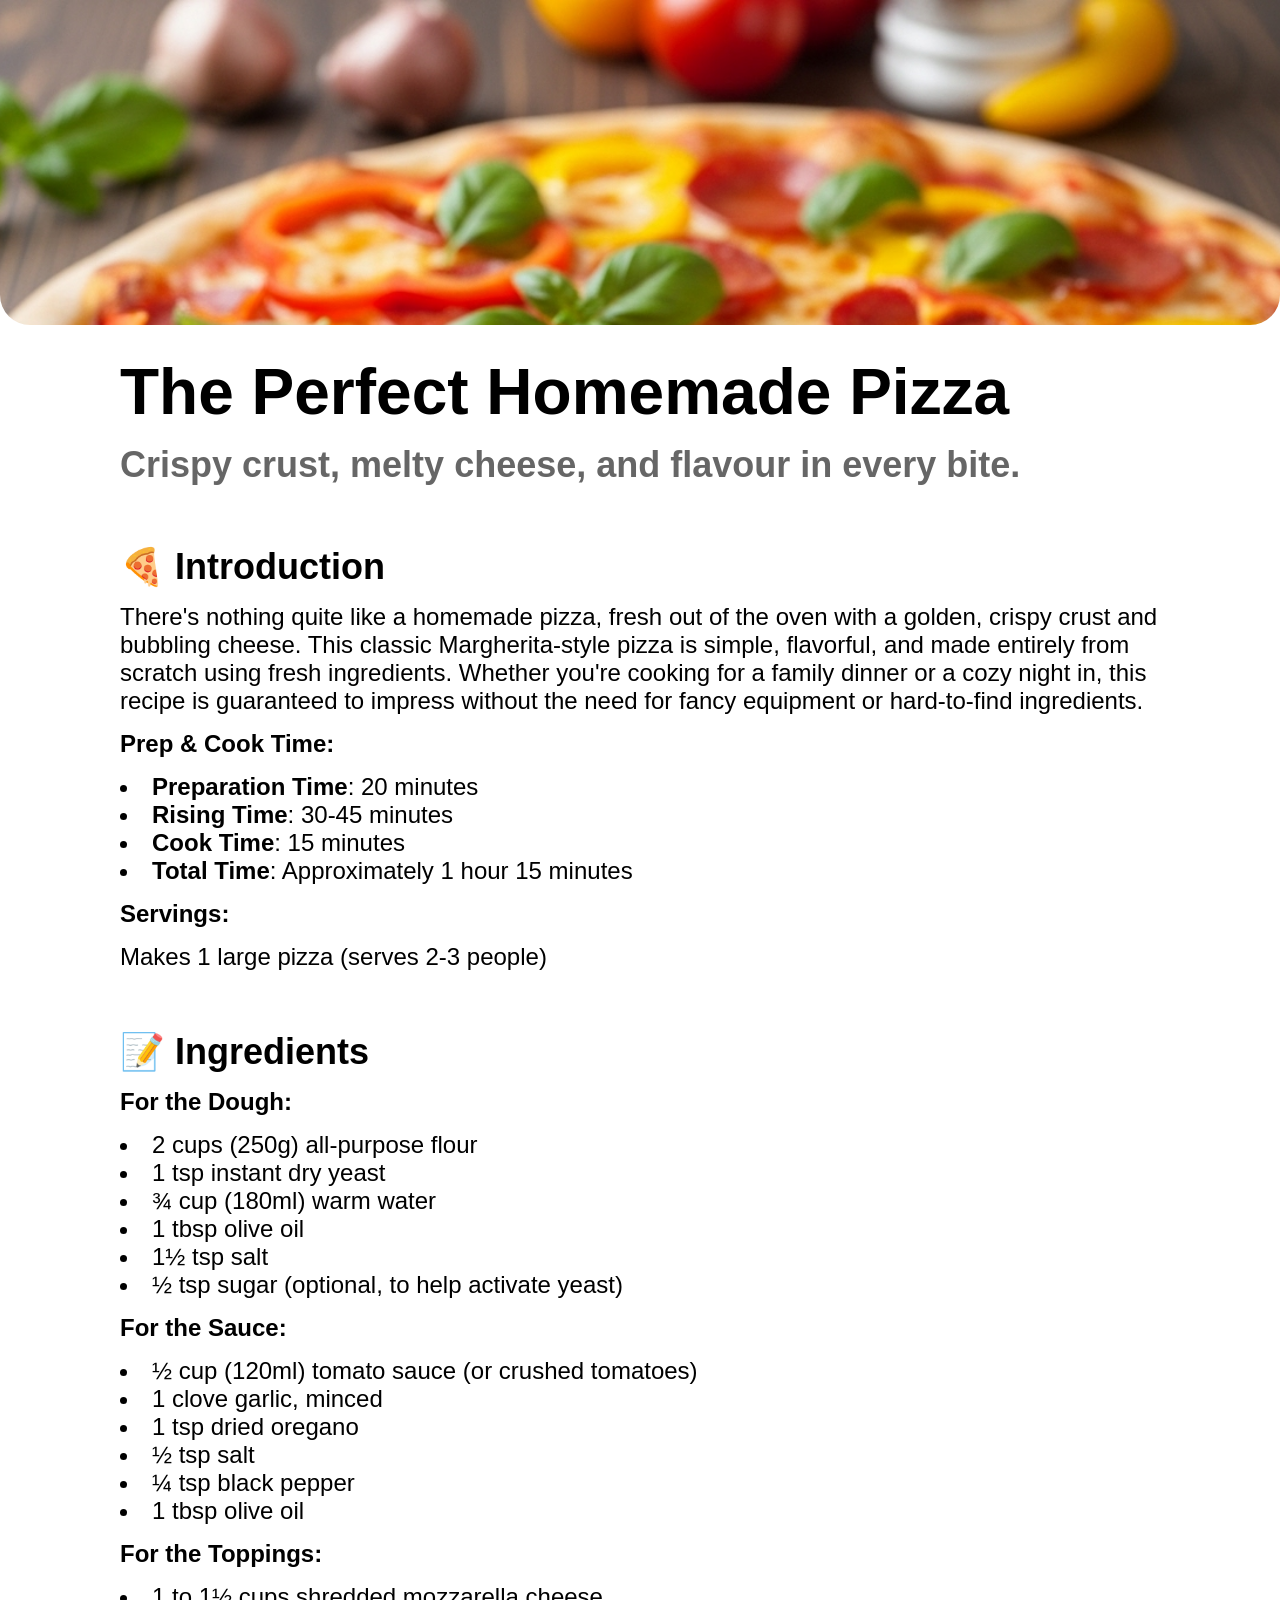
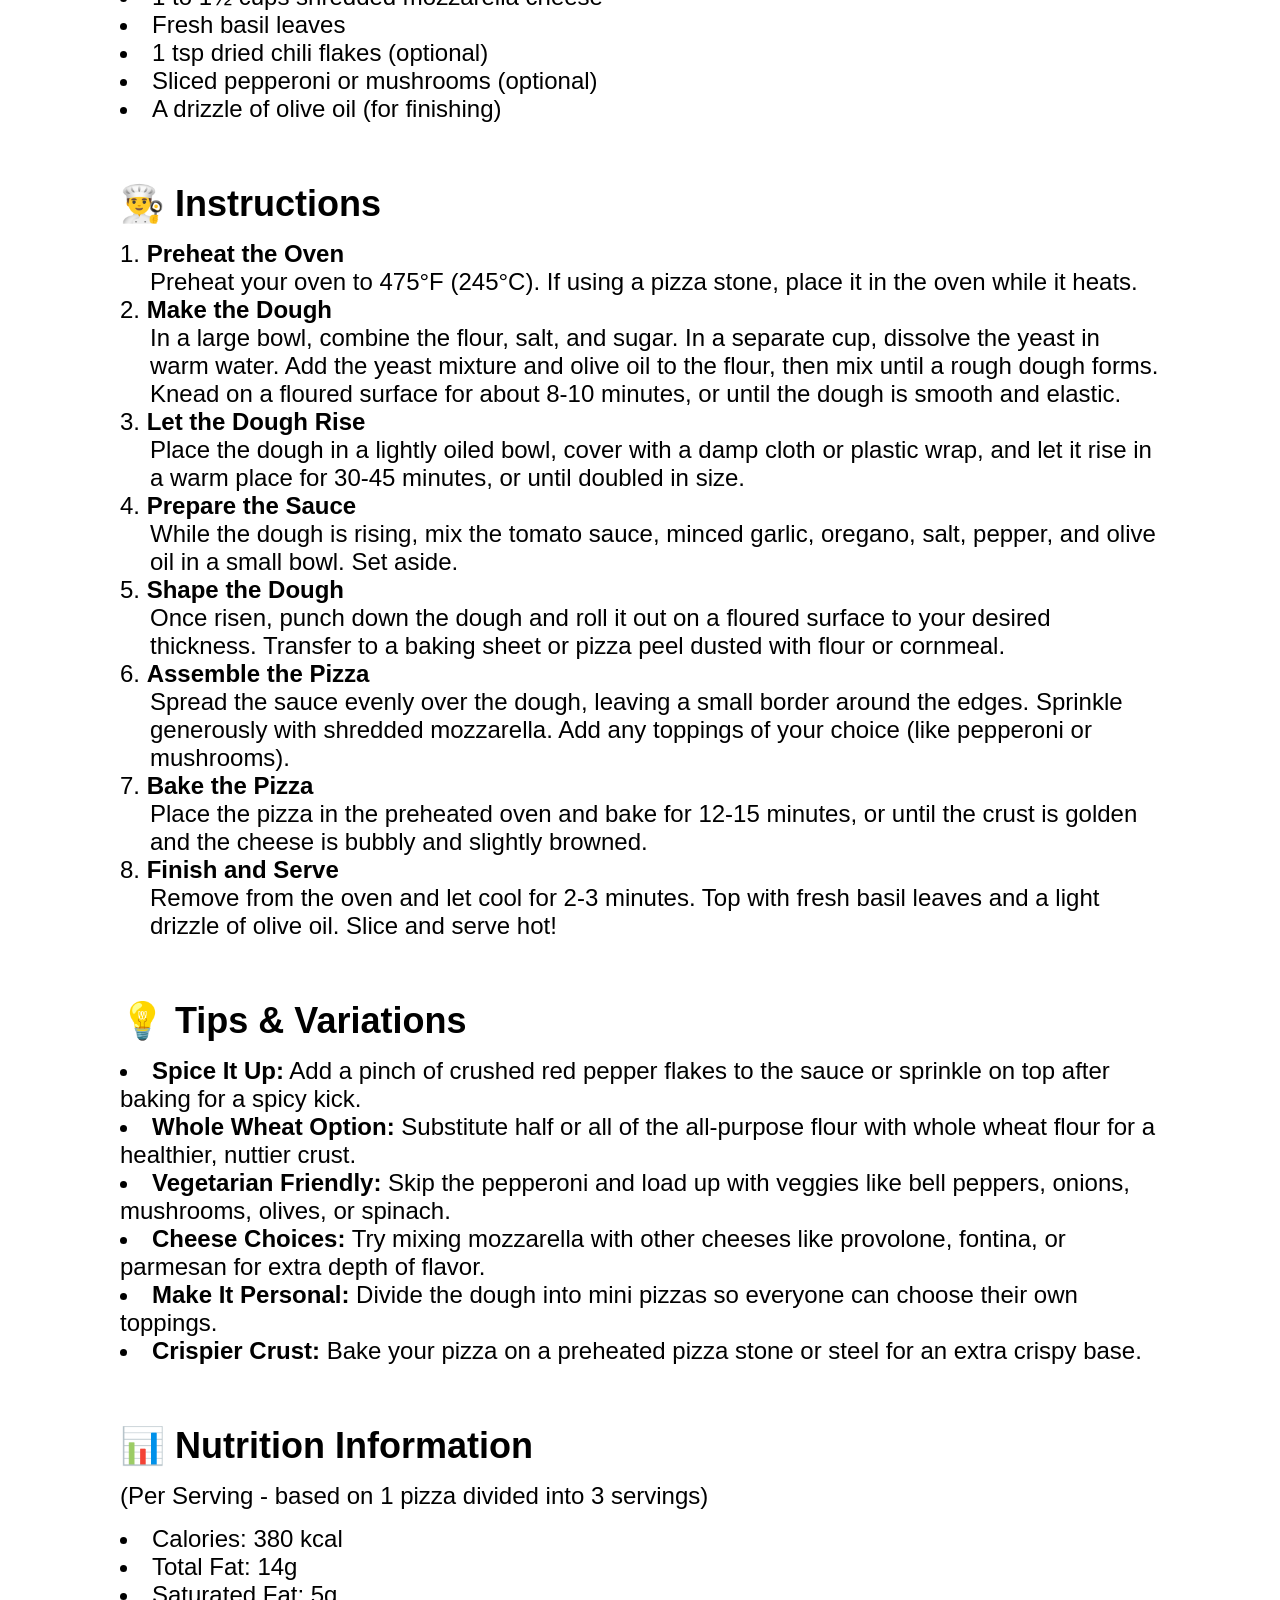
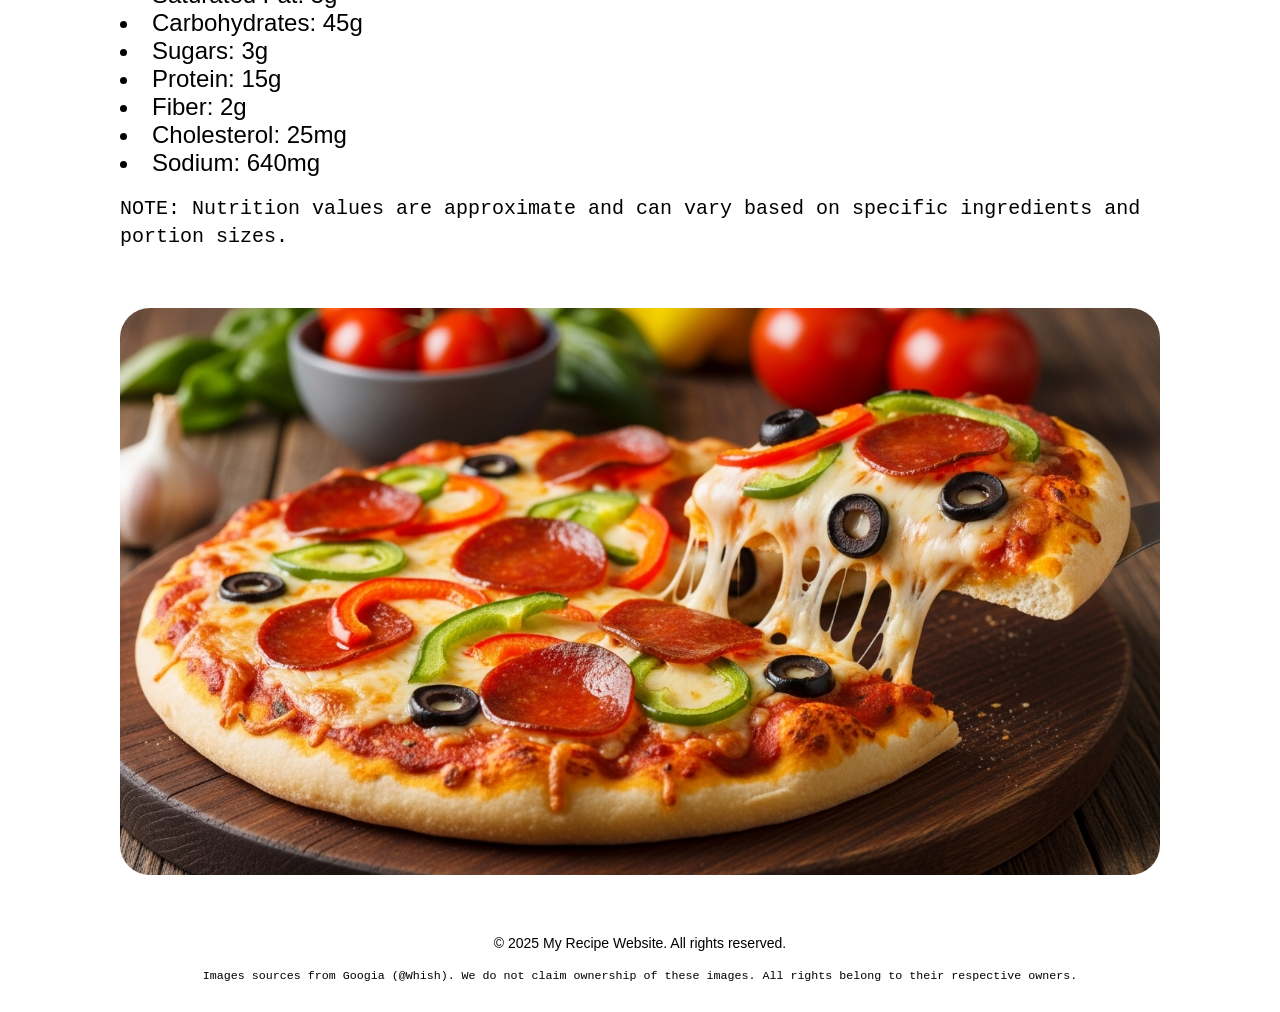
<file: index.html>
<!DOCTYPE html>
<html lang="en">
  <head>
    <meta charset="UTF-8" />
    <!-- Make the title more descriptive and keyword-rich -->
    <title>Easy Homemade Pizza Recipe - Perfect Crispy Crust</title>
    <!-- Add a meta description for search engine results -->
    <meta
      name="description"
      content="Learn how to make the perfect homemade pizza from scratch! This easy recipe guides you through creating a delicious pizza with a crispy crust, melty cheese, and your favorite toppings."
    />
    <meta
      name="keywords"
      content="pizza recipe, homemade pizza, easy pizza, pizza dough, pizza sauce, cooking, recipe"
    />
    <meta name="viewport" content="width=device-width, initial-scale=1.0" />
    <!-- Open Graph / Facebook -->
    <meta property="og:type" content="recipe" />
    <meta
      property="og:url"
      content="https://danindudeveloper.github.io/pizza-recipe-site/home.html"
    />
    <meta
      property="og:title"
      content="Easy Homemade Pizza Recipe - Perfect Crispy Crust"
    />
    <meta
      property="og:description"
      content="Learn how to make the perfect homemade pizza from scratch! This easy recipe guides you through creating a delicious pizza with a crispy crust, melty cheese, and your favorite toppings."
    />
    <meta
      property="og:image"
      content="https://danindudeveloper.github.io/pizza-recipe-site/images/top_image.jpg"
    />

    <!-- Twitter -->
    <meta property="twitter:card" content="summary_large_image" />
    <meta
      property="twitter:url"
      content="https://danindudeveloper.github.io/pizza-recipe-site/home.html"
    />
    <meta
      property="twitter:title"
      content="Easy Homemade Pizza Recipe - Perfect Crispy Crust"
    />
    <meta
      property="twitter:description"
      content="Learn how to make the perfect homemade pizza from scratch! This easy recipe guides you through creating a delicious pizza with a crispy crust, melty cheese, and your favorite toppings."
    />
    <meta
      property="twitter:image"
      content="https://danindudeveloper.github.io/pizza-recipe-site/images/top_image.jpg"
    />
    <link rel="stylesheet" href="style.css" />
  </head>
  <body>
    <header></header>
    <main>
      <section class="top-image-recipe"></section>
      <section class="recipe-title container">
        <h1><span class="title-text">The Perfect Homemade Pizza</span></h1>
        <h2>
          <span class="sub-title-text"
            >Crispy crust, melty cheese, and flavour in every bite.
          </span>
        </h2>
      </section>

      <!-- Introduction Section -->
      <section id="introduction" class="container">
        <h2>🍕 Introduction</h2>
        <p>
          There's nothing quite like a homemade pizza, fresh out of the oven
          with a golden, crispy crust and bubbling cheese. This classic
          Margherita-style pizza is simple, flavorful, and made entirely from
          scratch using fresh ingredients. Whether you're cooking for a family
          dinner or a cozy night in, this recipe is guaranteed to impress
          without the need for fancy equipment or hard-to-find ingredients.
        </p>

        <h3>Prep & Cook Time:</h3>
        <ul>
          <li><span class="time-label">Preparation Time</span>: 20 minutes</li>
          <li><span class="time-label">Rising Time</span>: 30-45 minutes</li>
          <li><span class="time-label">Cook Time</span>: 15 minutes</li>
          <li>
            <span class="time-label">Total Time</span>: Approximately 1 hour 15
            minutes
          </li>
        </ul>

        <h3>Servings:</h3>
        <p>Makes 1 large pizza (serves 2-3 people)</p>
      </section>

      <!-- Ingredients Section -->
      <section id="ingredients" class="container">
        <h2>📝 Ingredients</h2>

        <h3>For the Dough:</h3>
        <ul>
          <li>2 cups (250g) all-purpose flour</li>
          <li>1 tsp instant dry yeast</li>
          <li>¾ cup (180ml) warm water</li>
          <li>1 tbsp olive oil</li>
          <li>1½ tsp salt</li>
          <li>½ tsp sugar (optional, to help activate yeast)</li>
        </ul>

        <h3>For the Sauce:</h3>
        <ul>
          <li>½ cup (120ml) tomato sauce (or crushed tomatoes)</li>
          <li>1 clove garlic, minced</li>
          <li>1 tsp dried oregano</li>
          <li>½ tsp salt</li>
          <li>¼ tsp black pepper</li>
          <li>1 tbsp olive oil</li>
        </ul>

        <h3>For the Toppings:</h3>
        <ul>
          <li>1 to 1½ cups shredded mozzarella cheese</li>
          <li>Fresh basil leaves</li>
          <li>1 tsp dried chili flakes (optional)</li>
          <li>Sliced pepperoni or mushrooms (optional)</li>
          <li>A drizzle of olive oil (for finishing)</li>
        </ul>
      </section>

      <!-- Instructions Section -->
      <section id="instructions" class="container">
        <h2>👨‍🍳 Instructions</h2>

        <ol>
          <li>
            <h3>Preheat the Oven</h3>
            <p>
              Preheat your oven to 475°F (245°C). If using a pizza stone, place
              it in the oven while it heats.
            </p>
          </li>
          <li>
            <h3>Make the Dough</h3>
            <p>
              In a large bowl, combine the flour, salt, and sugar. In a separate
              cup, dissolve the yeast in warm water. Add the yeast mixture and
              olive oil to the flour, then mix until a rough dough forms. Knead
              on a floured surface for about 8-10 minutes, or until the dough is
              smooth and elastic.
            </p>
          </li>
          <li>
            <h3>Let the Dough Rise</h3>
            <p>
              Place the dough in a lightly oiled bowl, cover with a damp cloth
              or plastic wrap, and let it rise in a warm place for 30-45
              minutes, or until doubled in size.
            </p>
          </li>
          <li>
            <h3>Prepare the Sauce</h3>
            <p>
              While the dough is rising, mix the tomato sauce, minced garlic,
              oregano, salt, pepper, and olive oil in a small bowl. Set aside.
            </p>
          </li>
          <li>
            <h3>Shape the Dough</h3>
            <p>
              Once risen, punch down the dough and roll it out on a floured
              surface to your desired thickness. Transfer to a baking sheet or
              pizza peel dusted with flour or cornmeal.
            </p>
          </li>
          <li>
            <h3>Assemble the Pizza</h3>
            <p>
              Spread the sauce evenly over the dough, leaving a small border
              around the edges. Sprinkle generously with shredded mozzarella.
              Add any toppings of your choice (like pepperoni or mushrooms).
            </p>
          </li>
          <li>
            <h3>Bake the Pizza</h3>
            <p>
              Place the pizza in the preheated oven and bake for 12-15 minutes,
              or until the crust is golden and the cheese is bubbly and slightly
              browned.
            </p>
          </li>
          <li>
            <h3>Finish and Serve</h3>
            <p>
              Remove from the oven and let cool for 2-3 minutes. Top with fresh
              basil leaves and a light drizzle of olive oil. Slice and serve
              hot!
            </p>
          </li>
        </ol>
      </section>

      <!-- Tips & Variations Section -->
      <section id="tips" class="container">
        <h2>💡 Tips & Variations</h2>
        <ul>
          <li>
            <strong>Spice It Up:</strong> Add a pinch of crushed red pepper
            flakes to the sauce or sprinkle on top after baking for a spicy
            kick.
          </li>
          <li>
            <strong>Whole Wheat Option:</strong> Substitute half or all of the
            all-purpose flour with whole wheat flour for a healthier, nuttier
            crust.
          </li>
          <li>
            <strong>Vegetarian Friendly:</strong> Skip the pepperoni and load up
            with veggies like bell peppers, onions, mushrooms, olives, or
            spinach.
          </li>
          <li>
            <strong>Cheese Choices:</strong> Try mixing mozzarella with other
            cheeses like provolone, fontina, or parmesan for extra depth of
            flavor.
          </li>
          <li>
            <strong>Make It Personal:</strong> Divide the dough into mini pizzas
            so everyone can choose their own toppings.
          </li>
          <li>
            <strong>Crispier Crust:</strong> Bake your pizza on a preheated
            pizza stone or steel for an extra crispy base.
          </li>
        </ul>
      </section>

      <!-- Nutrition Information Section -->
      <section id="nutrition" class="container">
        <h2>📊 Nutrition Information</h2>
        <p>(Per Serving - based on 1 pizza divided into 3 servings)</p>
        <ul>
          <li>Calories: <span class="font-medium">380 kcal</span></li>
          <li>Total Fat: <span class="font-medium">14g</span></li>
          <li>Saturated Fat: <span class="font-medium">5g</span></li>
          <li>Carbohydrates: <span class="font-medium">45g</span></li>
          <li>Sugars: <span class="font-medium">3g</span></li>
          <li>Protein: <span class="font-medium">15g</span></li>
          <li>Fiber: <span class="font-medium">2g</span></li>
          <li>Cholesterol: <span class="font-medium">25mg</span></li>
          <li>Sodium: <span class="font-medium">640mg</span></li>
        </ul>
        <p class="">
          <small
            >NOTE: Nutrition values are approximate and can vary based on
            specific ingredients and portion sizes.</small
          >
        </p>
      </section>
      <section class="final-image-gallery container">
        <!-- Improve image alt text for SEO and accessibility -->
        <img
          src="./images/bottom_image.jpg"
          alt="A freshly baked homemade pizza with basil, sliced and ready to serve."
        />
      </section>
    </main>
    <footer class="container">
      <p class="small-text">
        &copy; 2025 My Recipe Website. All rights reserved.
      </p>
      <p class="small-text">
        <small
          >Images sources from Googia (@Whish). We do not claim ownership of
          these images. All rights belong to their respective owners.</small
        >
      </p>
    </footer>
  </body>
</html>
</file>
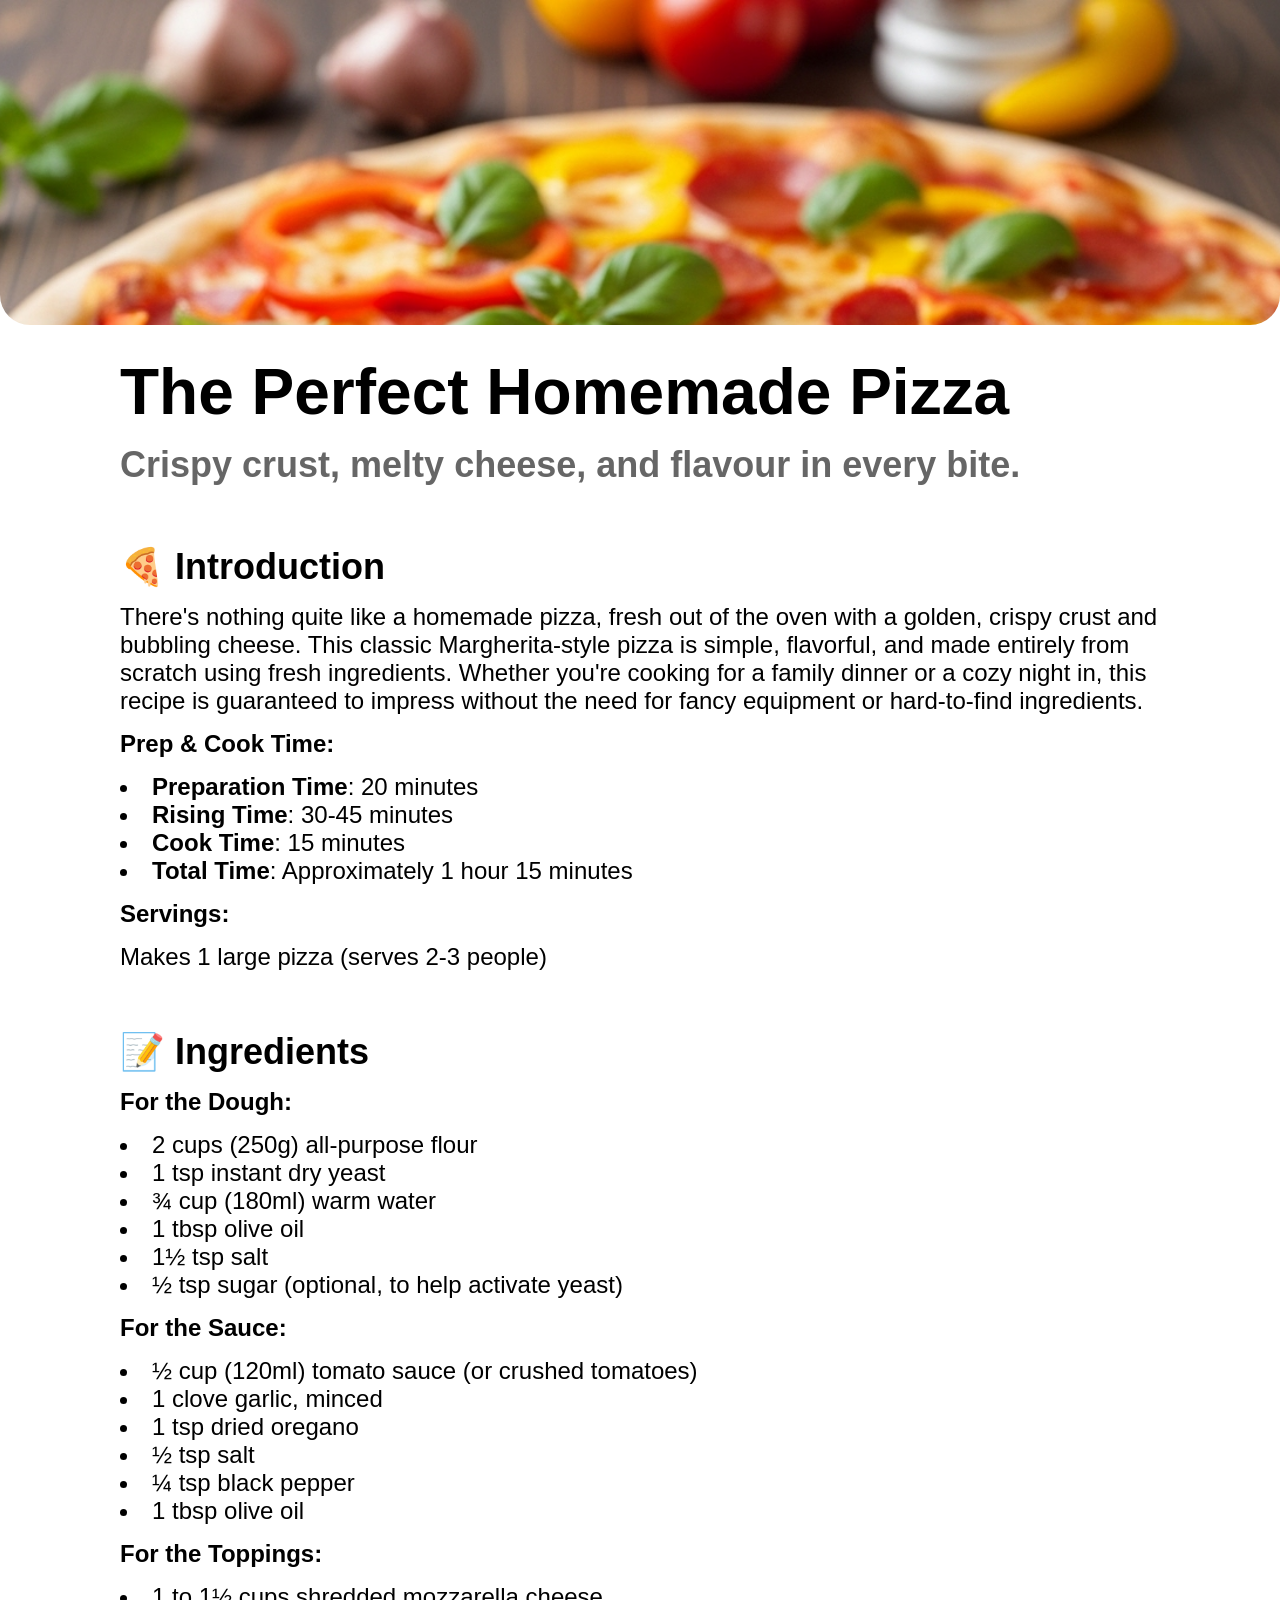
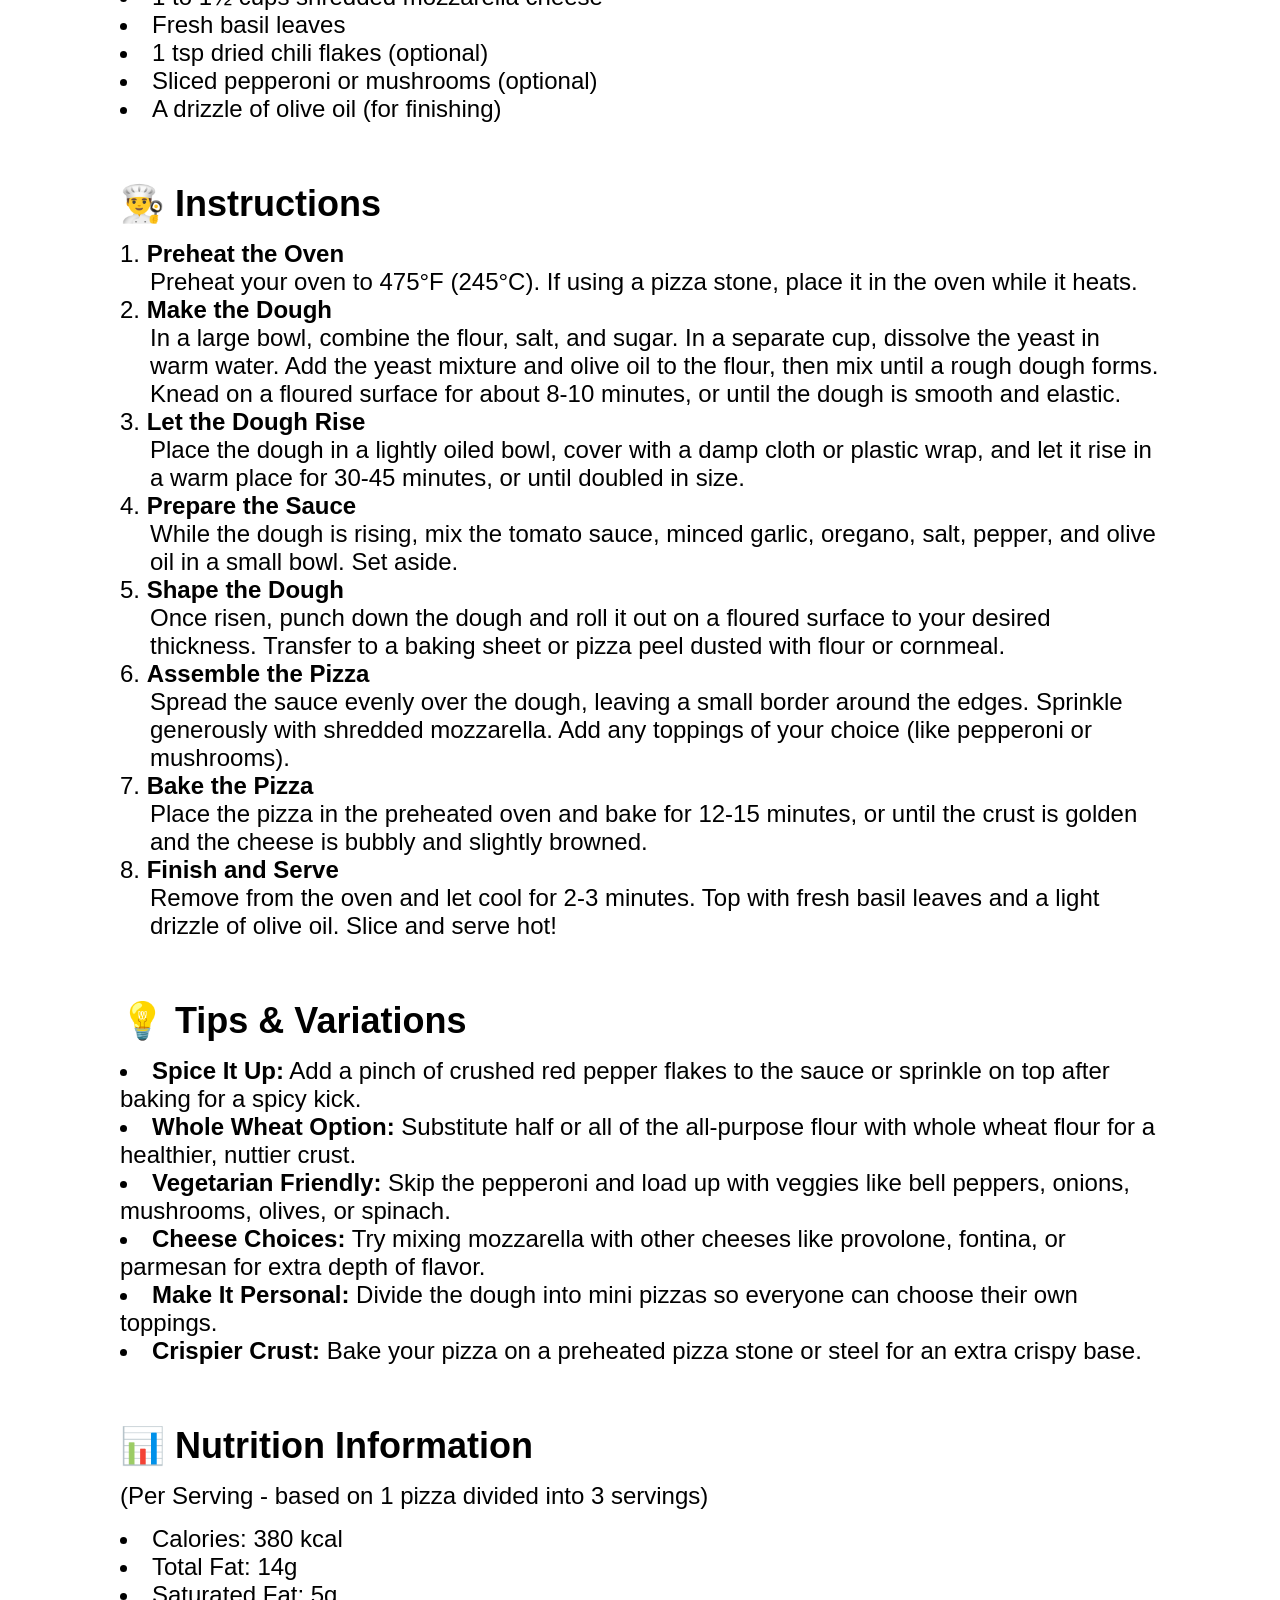
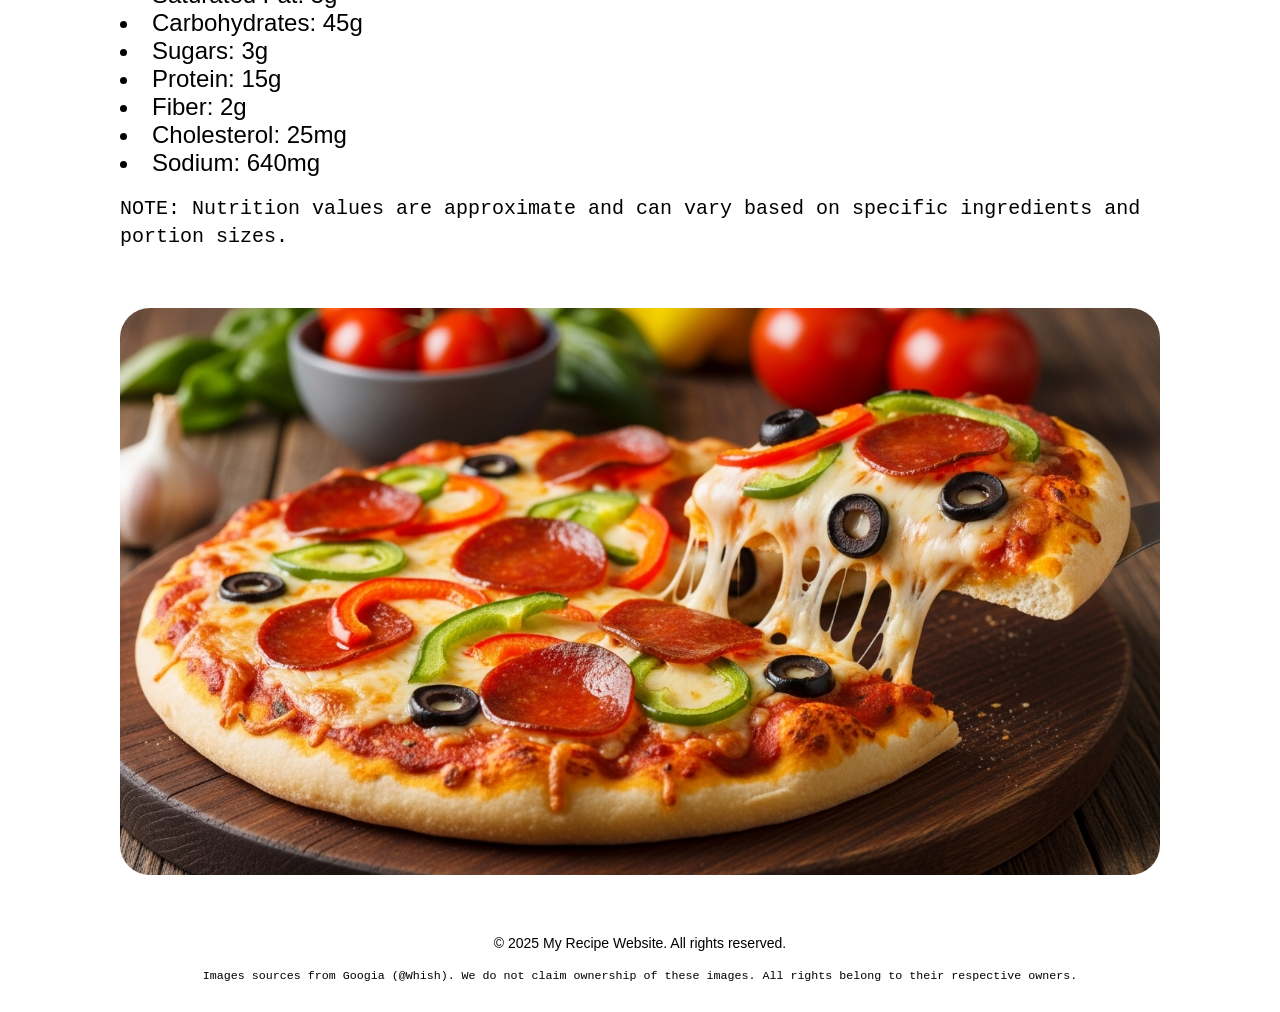
<file: home.html>
<!DOCTYPE html>
<html lang="en">
  <head>
    <meta charset="UTF-8" />
    <meta name="viewport" content="width=device-width, initial-scale=1.0" />
    <title>Pizza Recipe</title>
    <link rel="stylesheet" href="style.css" />
  </head>
  <body>
    <header></header>
    <main>
      <section class="top-image-recipe"></section>
      <section class="recipe-title container">
        <h1><span class="title-text">The Perfect Homemade Pizza</span></h1>
        <h2>
          <span class="sub-title-text"
            >Crispy crust, melty cheese, and flavour in every bite.
          </span>
        </h2>
      </section>

      <!-- Introduction Section -->
      <section id="introduction" class="container">
        <h2>🍕 Introduction</h2>
        <p>
          There's nothing quite like a homemade pizza, fresh out of the oven
          with a golden, crispy crust and bubbling cheese. This classic
          Margherita-style pizza is simple, flavorful, and made entirely from
          scratch using fresh ingredients. Whether you're cooking for a family
          dinner or a cozy night in, this recipe is guaranteed to impress
          without the need for fancy equipment or hard-to-find ingredients.
        </p>

        <h3>Prep & Cook Time:</h3>
        <ul>
          <li><span class="time-label">Preparation Time</span>: 20 minutes</li>
          <li><span class="time-label">Rising Time</span>: 30-45 minutes</li>
          <li><span class="time-label">Cook Time</span>: 15 minutes</li>
          <li>
            <span class="time-label">Total Time</span>: Approximately 1 hour 15
            minutes
          </li>
        </ul>

        <h3>Servings:</h3>
        <p>Makes 1 large pizza (serves 2-3 people)</p>
      </section>

      <!-- Ingredients Section -->
      <section id="ingredients" class="container">
        <h2>📝 Ingredients</h2>

        <h3>For the Dough:</h3>
        <ul>
          <li>2 cups (250g) all-purpose flour</li>
          <li>1 tsp instant dry yeast</li>
          <li>¾ cup (180ml) warm water</li>
          <li>1 tbsp olive oil</li>
          <li>1½ tsp salt</li>
          <li>½ tsp sugar (optional, to help activate yeast)</li>
        </ul>

        <h3>For the Sauce:</h3>
        <ul>
          <li>½ cup (120ml) tomato sauce (or crushed tomatoes)</li>
          <li>1 clove garlic, minced</li>
          <li>1 tsp dried oregano</li>
          <li>½ tsp salt</li>
          <li>¼ tsp black pepper</li>
          <li>1 tbsp olive oil</li>
        </ul>

        <h3>For the Toppings:</h3>
        <ul>
          <li>1 to 1½ cups shredded mozzarella cheese</li>
          <li>Fresh basil leaves</li>
          <li>1 tsp dried chili flakes (optional)</li>
          <li>Sliced pepperoni or mushrooms (optional)</li>
          <li>A drizzle of olive oil (for finishing)</li>
        </ul>
      </section>

      <!-- Instructions Section -->
        <section id="instructions" class="container">
            <h2>👨‍🍳 Instructions</h2>

            <ol>
                <li>
                    <h3>Preheat the Oven</h3>
                    <p>Preheat your oven to 475°F (245°C). If using a pizza stone, place it in the oven while it heats.</p>
                </li>
                <li>
                    <h3>Make the Dough</h3>
                    <p>In a large bowl, combine the flour, salt, and sugar. In a separate cup, dissolve the yeast in warm water. Add the yeast mixture and olive oil to the flour, then mix until a rough dough forms. Knead on a floured surface for about 8-10 minutes, or until the dough is smooth and elastic.</p>
                </li>
                <li>
                    <h3>Let the Dough Rise</h3>
                    <p>Place the dough in a lightly oiled bowl, cover with a damp cloth or plastic wrap, and let it rise in a warm place for 30-45 minutes, or until doubled in size.</p>
                </li>
                <li>
                    <h3>Prepare the Sauce</h3>
                    <p>While the dough is rising, mix the tomato sauce, minced garlic, oregano, salt, pepper, and olive oil in a small bowl. Set aside.</p>
                </li>
                <li>
                    <h3>Shape the Dough</h3>
                    <p>Once risen, punch down the dough and roll it out on a floured surface to your desired thickness. Transfer to a baking sheet or pizza peel dusted with flour or cornmeal.</p>
                </li>
                <li>
                    <h3>Assemble the Pizza</h3>
                    <p>Spread the sauce evenly over the dough, leaving a small border around the edges. Sprinkle generously with shredded mozzarella. Add any toppings of your choice (like pepperoni or mushrooms).</p>
                </li>
                <li>
                    <h3>Bake the Pizza</h3>
                    <p>Place the pizza in the preheated oven and bake for 12-15 minutes, or until the crust is golden and the cheese is bubbly and slightly browned.</p>
                </li>
                <li>
                    <h3>Finish and Serve</h3>
                    <p>Remove from the oven and let cool for 2-3 minutes. Top with fresh basil leaves and a light drizzle of olive oil. Slice and serve hot!</p>
                </li>
            </ol>
        </section>

        <!-- Tips & Variations Section -->
        <section id="tips" class="container">
            <h2>💡 Tips & Variations</h2>
            <ul>
                <li><strong>Spice It Up:</strong> Add a pinch of crushed red pepper flakes to the sauce or sprinkle on top after baking for a spicy kick.</li>
                <li><strong>Whole Wheat Option:</strong> Substitute half or all of the all-purpose flour with whole wheat flour for a healthier, nuttier crust.</li>
                <li><strong>Vegetarian Friendly:</strong> Skip the pepperoni and load up with veggies like bell peppers, onions, mushrooms, olives, or spinach.</li>
                <li><strong>Cheese Choices:</strong> Try mixing mozzarella with other cheeses like provolone, fontina, or parmesan for extra depth of flavor.</li>
                <li><strong>Make It Personal:</strong> Divide the dough into mini pizzas so everyone can choose their own toppings.</li>
                <li><strong>Crispier Crust:</strong> Bake your pizza on a preheated pizza stone or steel for an extra crispy base.</li>
            </ul>
        </section>

        <!-- Nutrition Information Section -->
        <section id="nutrition" class="container">
            <h2>📊 Nutrition Information</h2>
            <p>(Per Serving - based on 1 pizza divided into 3 servings)</p>
            <ul>
                <li>Calories: <span class="font-medium">380 kcal</span></li>
                <li>Total Fat: <span class="font-medium">14g</span></li>
                <li>Saturated Fat: <span class="font-medium">5g</span></li>
                <li>Carbohydrates: <span class="font-medium">45g</span></li>
                <li>Sugars: <span class="font-medium">3g</span></li>
                <li>Protein: <span class="font-medium">15g</span></li>
                <li>Fiber: <span class="font-medium">2g</span></li>
                <li>Cholesterol: <span class="font-medium">25mg</span></li>
                <li>Sodium: <span class="font-medium">640mg</span></li>
            </ul>
            <p class=""><small>NOTE: Nutrition values are approximate and can vary based on specific ingredients and portion sizes.</small></p>
        </section>
        <section class="final-image-gallery container">
            <img src="./images/bottom_image.jpg" alt="pizza image">
        </section>
    </main>
    <footer class="container">
      <p class="small-text">&copy; 2025 My Recipe Website. All rights reserved.</p>
      <p class="small-text">
        <small
          >Images sources from Googia (@Whish). We do not claim ownership of
          these images. All rights belong to their respective owners.</small
        >
      </p>
    </footer>
  </body>
</html>
</file>
<file: style.css>
* {
  padding: 0;
  margin: 0;
  font-family: "Inter", sans-serif;
}

.container {
  padding: 30px 120px;
  display: flex;
  flex-direction: column;
  gap: 15px;
}

h2 {
  font-size: 36px;
}

h3 {
  font-size: 24px;
  font-weight: 800;
}

p,
li {
  font-size: 24px;
}

small {
  font-family: "JetBrains Mono", monospace;
}
.top-image-recipe {
  background-image: url("./images/top_image.jpg"); /* Replace with your image link */
  background-size: cover; /* This makes the image cover the whole background */
  background-repeat: no-repeat; /* This stops the image from repeating */
  background-attachment: fixed; /* This makes the image stay in place relative to the viewport when scrolling */
  background-position: center center; /* Ensures the image is centered */
  background-color: #fce7e7;
  height: 325px;
  border-radius: 0 0 30px 30px;
}

/*title editing*/

.title-text {
  font-size: 64px;
}

.sub-title-text {
  font-size: 36px;
  color: rgba(0, 0, 0, 0.6);
}

/*introduction*/

.container ul,
ol {
  list-style-position: inside; /* Aligns bullets with the text content */
  padding-left: 0; /* Removes default browser indentation for the list */
}

.container li p {
  padding-left: 30px;
}

/* Ensure instruction titles (h3) start on the same line as their list number */
#instructions ol li h3 {
  display: inline;
}

/* Time labels in introduction */
.time-label {
  font-weight: bold;
}

footer {
  text-align: center;
}

.small-text {
  font-size: 14px;
}

.final-image-gallery img{
  /* Ensure images scale within their container and maintain aspect ratio */
  max-width: 100%;
  height: auto;
  display: block; /* Removes extra space below inline images */
  border-radius: 30px;
  background-attachment: scroll;
}

/* --- Responsive Design --- */

/* For tablets and larger mobile devices */
@media (max-width: 768px) {
  .container {
    padding: 20px 40px; /* Reduce padding */
  }

  .title-text {
    font-size: 48px; /* Adjust title font size */
  }

  .sub-title-text,
  h2 {
    font-size: 28px; /* Adjust subtitle and h2 font size */
  }

  h3 {
    font-size: 22px; /* Adjust h3 font size */
  }

  p,
  li {
    font-size: 18px; /* Adjust paragraph and list item font size */
  }

  .top-image-recipe {
    height: 250px; /* Adjust hero image height */
  }

  .container ol li p {
    padding-left: 20px; /* Adjust instruction paragraph padding */
  }
}

/* For smaller mobile devices */
@media (max-width: 480px) {
  .container {
    padding: 15px 20px; /* Further reduce padding */
  }

  .title-text {
    font-size: 36px; /* Further adjust title font size */
  }

  .sub-title-text,
  h2 {
    font-size: 22px; /* Further adjust subtitle and h2 font size */
  }

  h3 {
    font-size: 20px; /* Further adjust h3 font size */
  }

  p,
  li {
    font-size: 16px; /* Further adjust paragraph and list item font size */
  }

  .top-image-recipe {
    height: 200px; /* Further adjust hero image height */
    /* The line below was making the background scroll on small screens.
       Removing/commenting it out makes the background fixed on all screen sizes. */
    /* background-attachment: scroll; */
  }

  .container ol li p {
    padding-left: 15px; /* Further adjust instruction paragraph padding */
  }

  .small-text {
    font-size: 12px; /* Adjust footer small text */
  }
}
</file>
